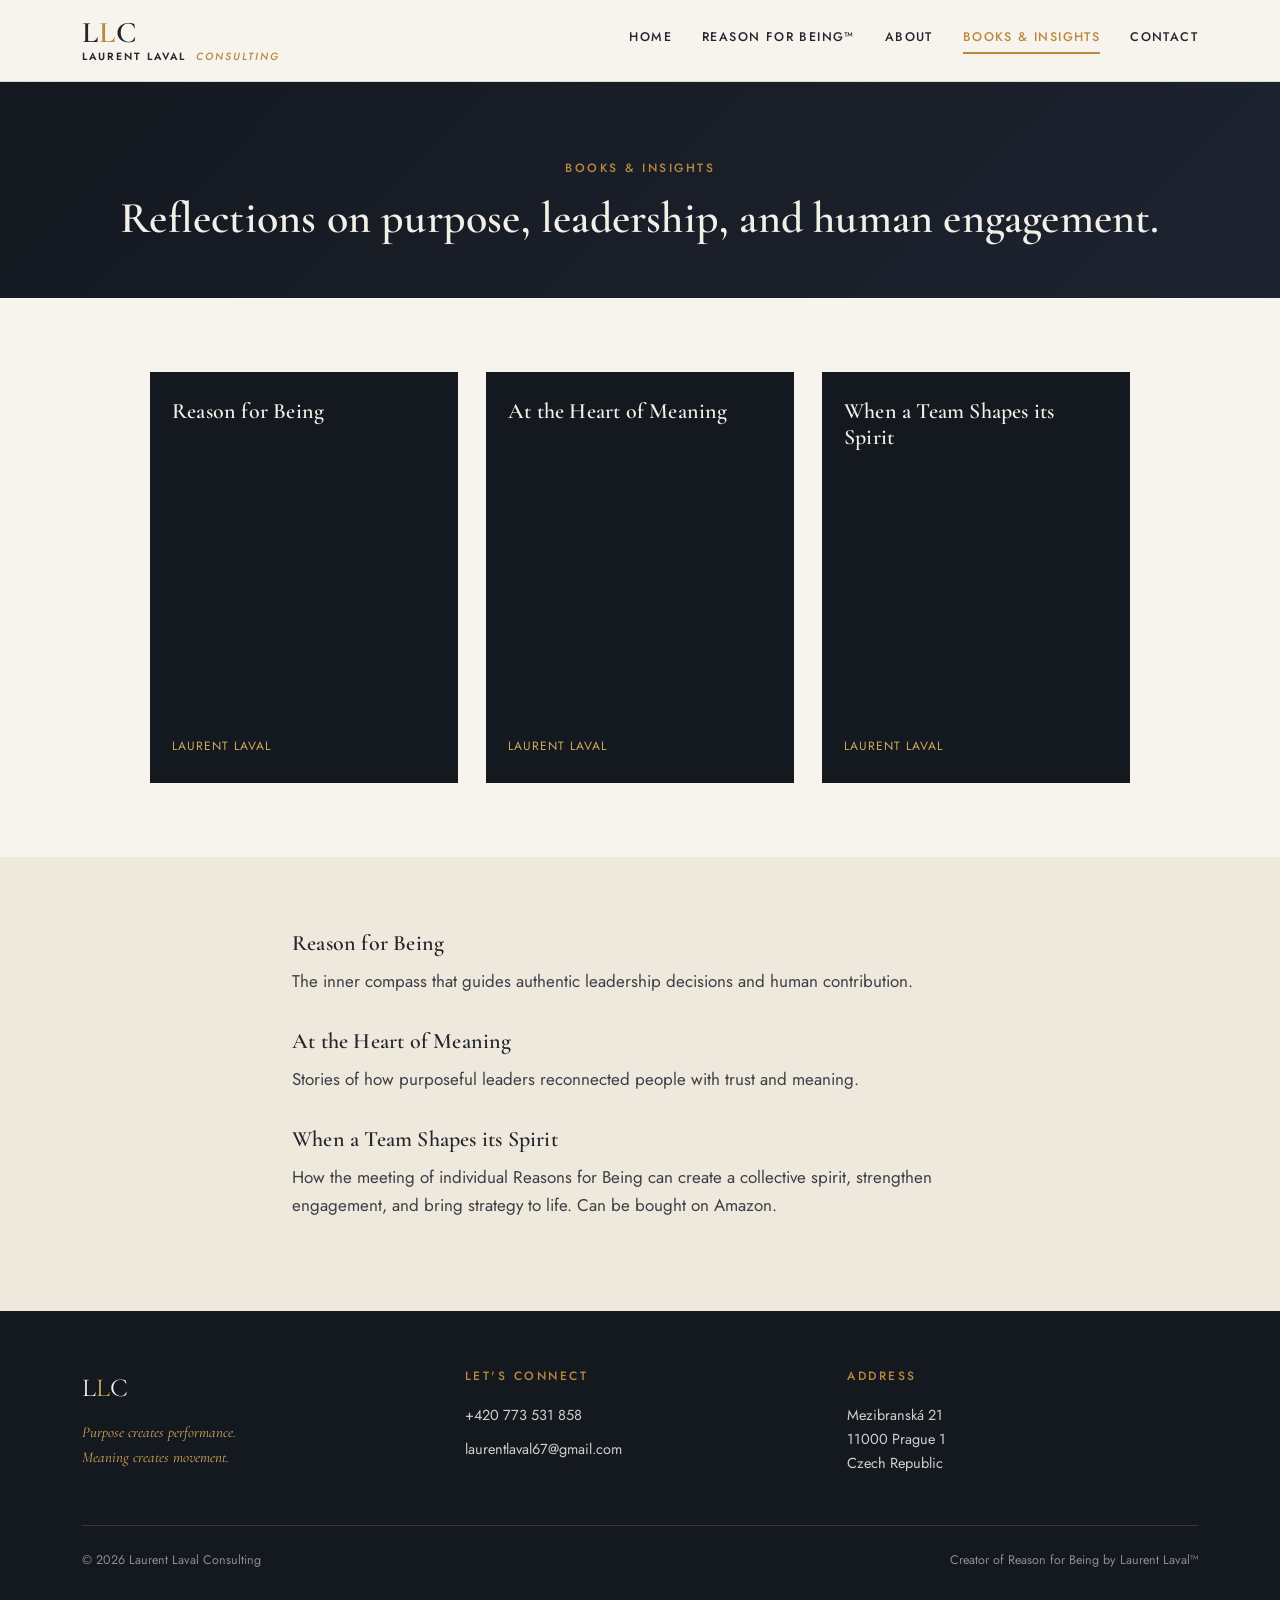
<file: files/books.html>
<!DOCTYPE html>
<html lang="en">
<head>
<meta charset="UTF-8">
<meta name="viewport" content="width=device-width, initial-scale=1.0">
<title>Books &amp; Insights — Laurent Laval</title>
<meta name="description" content="Reflections on purpose, leadership, and human engagement — books by Laurent Laval.">
<link rel="preconnect" href="https://fonts.googleapis.com">
<link href="https://fonts.googleapis.com/css2?family=Cormorant+Garamond:wght@500;600;700&family=Jost:wght@400;500;600&display=swap" rel="stylesheet">
<link rel="stylesheet" href="style.css">
</head>
<body>

<header>
  <div class="header-inner">
    <a href="index.html" class="logo">
      <span class="mark">L<span>L</span>C</span>
      <span class="sub"><b>Laurent Laval</b> &nbsp;<i>Consulting</i></span>
    </a>
    <nav>
      <a href="index.html">Home</a>
      <a href="reason-for-being.html">Reason for Being™</a>
      <a href="about.html">About</a>
      <a href="books.html" class="active">Books &amp; Insights</a>
      <a href="contact.html">Contact</a>
    </nav>
  </div>
</header>

<div class="page-hero">
  <div class="wrap">
    <span class="eyebrow">Books &amp; Insights</span>
    <h1 style="margin-top:14px;">Reflections on purpose, leadership, and human engagement.</h1>
  </div>
</div>

<section>
  <div class="wrap">
    <div class="books-grid" style="max-width:980px; margin:0 auto;">
      <div class="book-cover">
        <div>
          <h3>Reason for Being</h3>
        </div>
        <div class="author">Laurent Laval</div>
      </div>
      <div class="book-cover">
        <div>
          <h3>At the Heart of Meaning</h3>
        </div>
        <div class="author">Laurent Laval</div>
      </div>
      <div class="book-cover">
        <div>
          <h3>When a Team Shapes its Spirit</h3>
        </div>
        <div class="author">Laurent Laval</div>
      </div>
    </div>
  </div>
</section>

<section class="section-cream-deep">
  <div class="content">
    <h3 style="margin-top:0;">Reason for Being</h3>
    <p>The inner compass that guides authentic leadership decisions and human contribution.</p>

    <h3>At the Heart of Meaning</h3>
    <p>Stories of how purposeful leaders reconnected people with trust and meaning.</p>

    <h3>When a Team Shapes its Spirit</h3>
    <p>How the meeting of individual Reasons for Being can create a collective spirit, strengthen engagement, and bring strategy to life. Can be bought on Amazon.</p>
  </div>
</section>

<footer>
  <div class="wrap">
    <div class="footer-grid">
      <div class="footer-logo">
        <span class="mark">L<span>L</span>C</span>
        <div class="footer-tag">Purpose creates performance.<br>Meaning creates movement.</div>
      </div>
      <div>
        <span class="eyebrow">Let's Connect</span>
        <p>+420 773 531 858</p>
        <p>laurentlaval67@gmail.com</p>
      </div>
      <div>
        <span class="eyebrow">Address</span>
        <p>Mezibranská 21<br>11000 Prague 1<br>Czech Republic</p>
      </div>
    </div>
    <div class="footer-bottom">
      <span>© 2026 Laurent Laval Consulting</span>
      <span>Creator of Reason for Being by Laurent Laval™</span>
    </div>
  </div>
</footer>

</body>
</html>
</file>
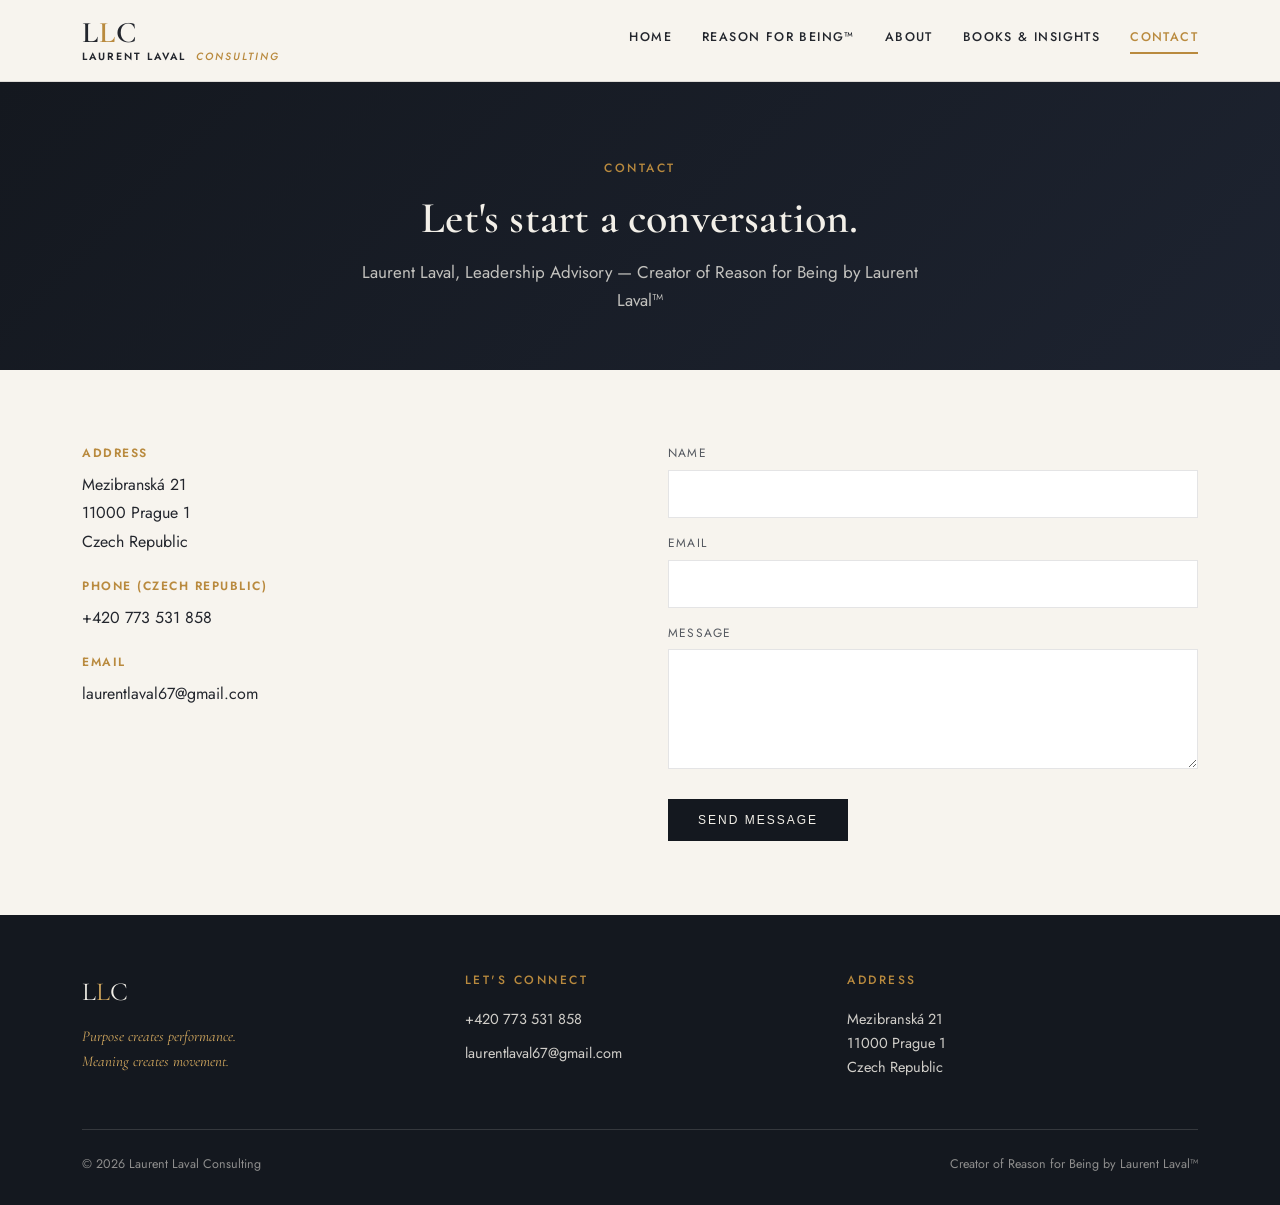
<file: files/contact.html>
<!DOCTYPE html>
<html lang="en">
<head>
<meta charset="UTF-8">
<meta name="viewport" content="width=device-width, initial-scale=1.0">
<title>Contact — Laurent Laval</title>
<meta name="description" content="Get in touch with Laurent Laval, Leadership Advisory, Prague, Czech Republic.">
<link rel="preconnect" href="https://fonts.googleapis.com">
<link href="https://fonts.googleapis.com/css2?family=Cormorant+Garamond:wght@500;600;700&family=Jost:wght@400;500;600&display=swap" rel="stylesheet">
<link rel="stylesheet" href="style.css">
</head>
<body>

<header>
  <div class="header-inner">
    <a href="index.html" class="logo">
      <span class="mark">L<span>L</span>C</span>
      <span class="sub"><b>Laurent Laval</b> &nbsp;<i>Consulting</i></span>
    </a>
    <nav>
      <a href="index.html">Home</a>
      <a href="reason-for-being.html">Reason for Being™</a>
      <a href="about.html">About</a>
      <a href="books.html">Books &amp; Insights</a>
      <a href="contact.html" class="active">Contact</a>
    </nav>
  </div>
</header>

<div class="page-hero">
  <div class="wrap">
    <span class="eyebrow">Contact</span>
    <h1 style="margin-top:14px;">Let's start a conversation.</h1>
    <p>Laurent Laval, Leadership Advisory — Creator of Reason for Being by Laurent Laval™</p>
  </div>
</div>

<section>
  <div class="contact-grid">
    <div>
      <div class="contact-item">
        <div class="label">Address</div>
        <span>Mezibranská 21<br>11000 Prague 1<br>Czech Republic</span>
      </div>
      <div class="contact-item">
        <div class="label">Phone (Czech Republic)</div>
        <a href="tel:+420773531858">+420 773 531 858</a>
      </div>
      <div class="contact-item">
        <div class="label">Email</div>
        <a href="mailto:laurentlaval67@gmail.com">laurentlaval67@gmail.com</a>
      </div>
    </div>
    <form class="contact-form" action="mailto:laurentlaval67@gmail.com" method="post" enctype="text/plain">
      <div>
        <label for="name">Name</label>
        <input type="text" id="name" name="name" required>
      </div>
      <div>
        <label for="email">Email</label>
        <input type="email" id="email" name="email" required>
      </div>
      <div>
        <label for="message">Message</label>
        <textarea id="message" name="message" required></textarea>
      </div>
      <button type="submit">Send Message</button>
    </form>
  </div>
</section>

<footer>
  <div class="wrap">
    <div class="footer-grid">
      <div class="footer-logo">
        <span class="mark">L<span>L</span>C</span>
        <div class="footer-tag">Purpose creates performance.<br>Meaning creates movement.</div>
      </div>
      <div>
        <span class="eyebrow">Let's Connect</span>
        <p>+420 773 531 858</p>
        <p>laurentlaval67@gmail.com</p>
      </div>
      <div>
        <span class="eyebrow">Address</span>
        <p>Mezibranská 21<br>11000 Prague 1<br>Czech Republic</p>
      </div>
    </div>
    <div class="footer-bottom">
      <span>© 2026 Laurent Laval Consulting</span>
      <span>Creator of Reason for Being by Laurent Laval™</span>
    </div>
  </div>
</footer>

</body>
</html>
</file>
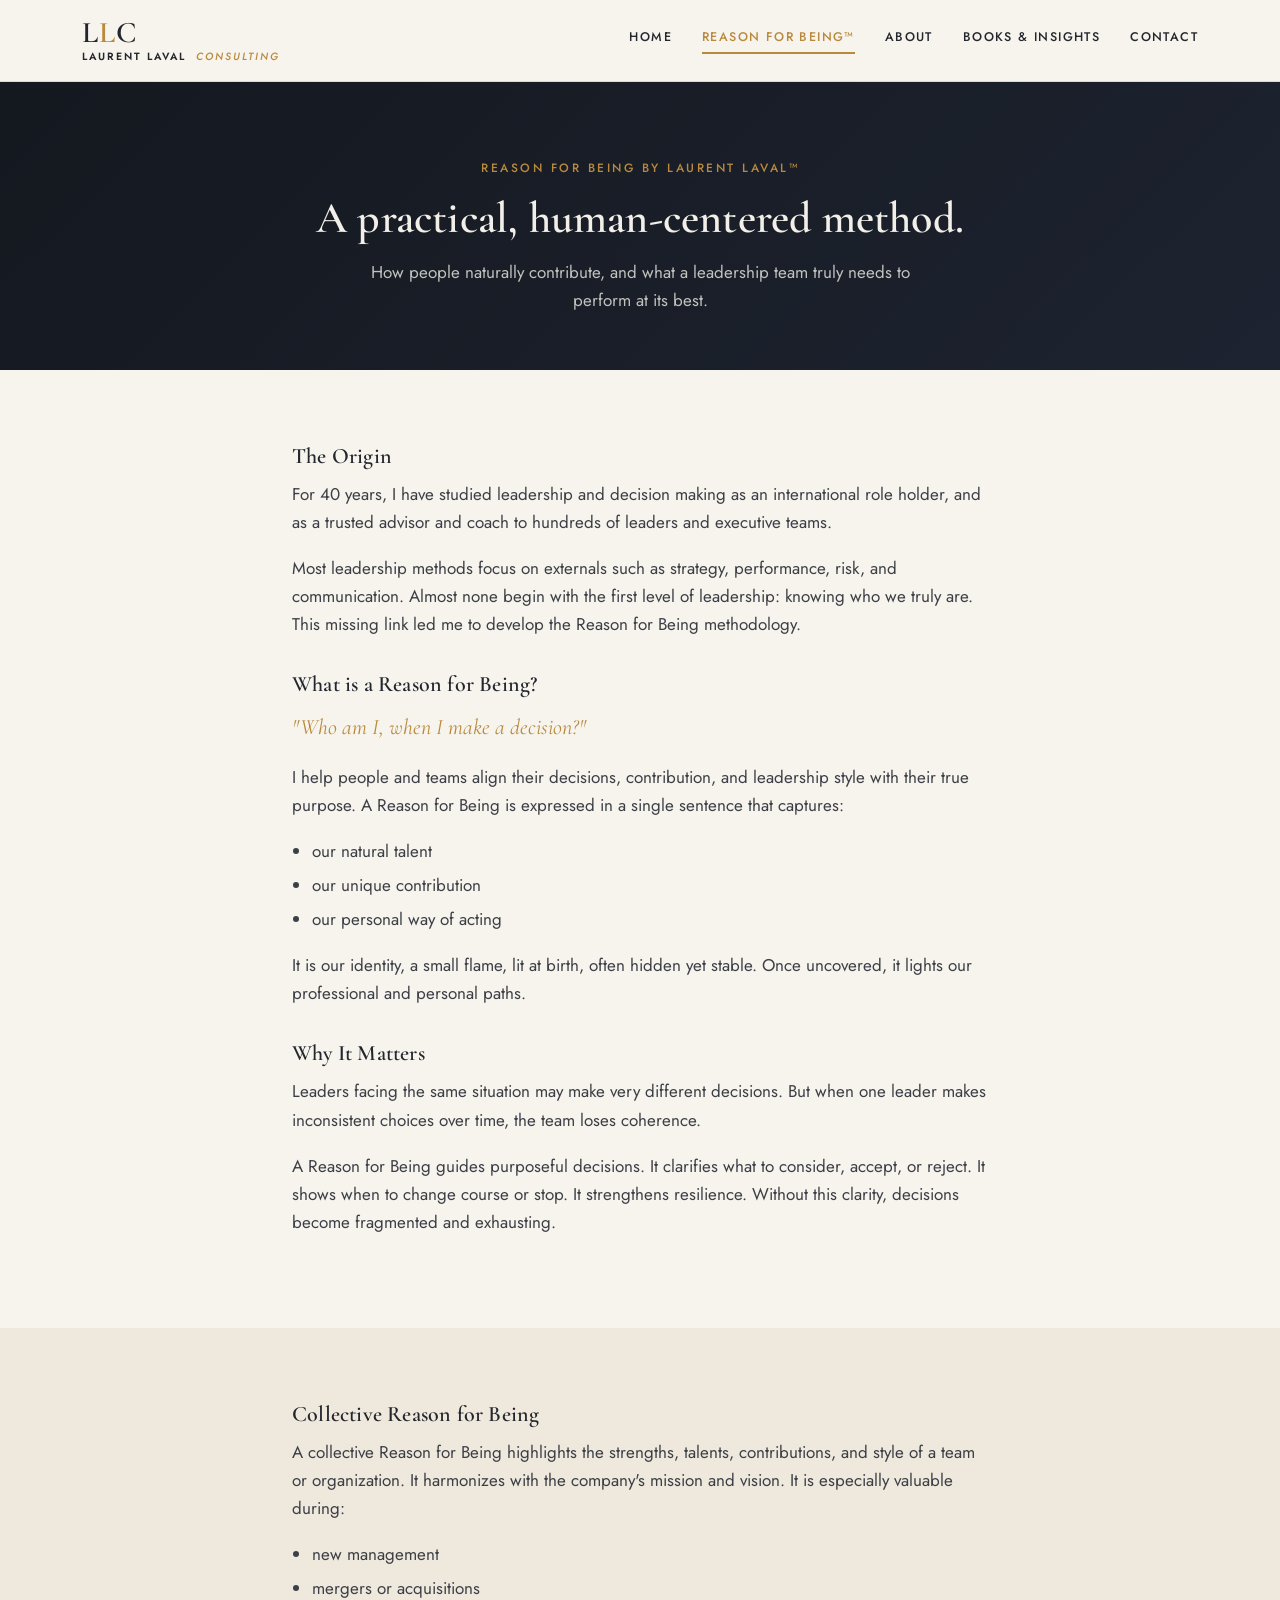
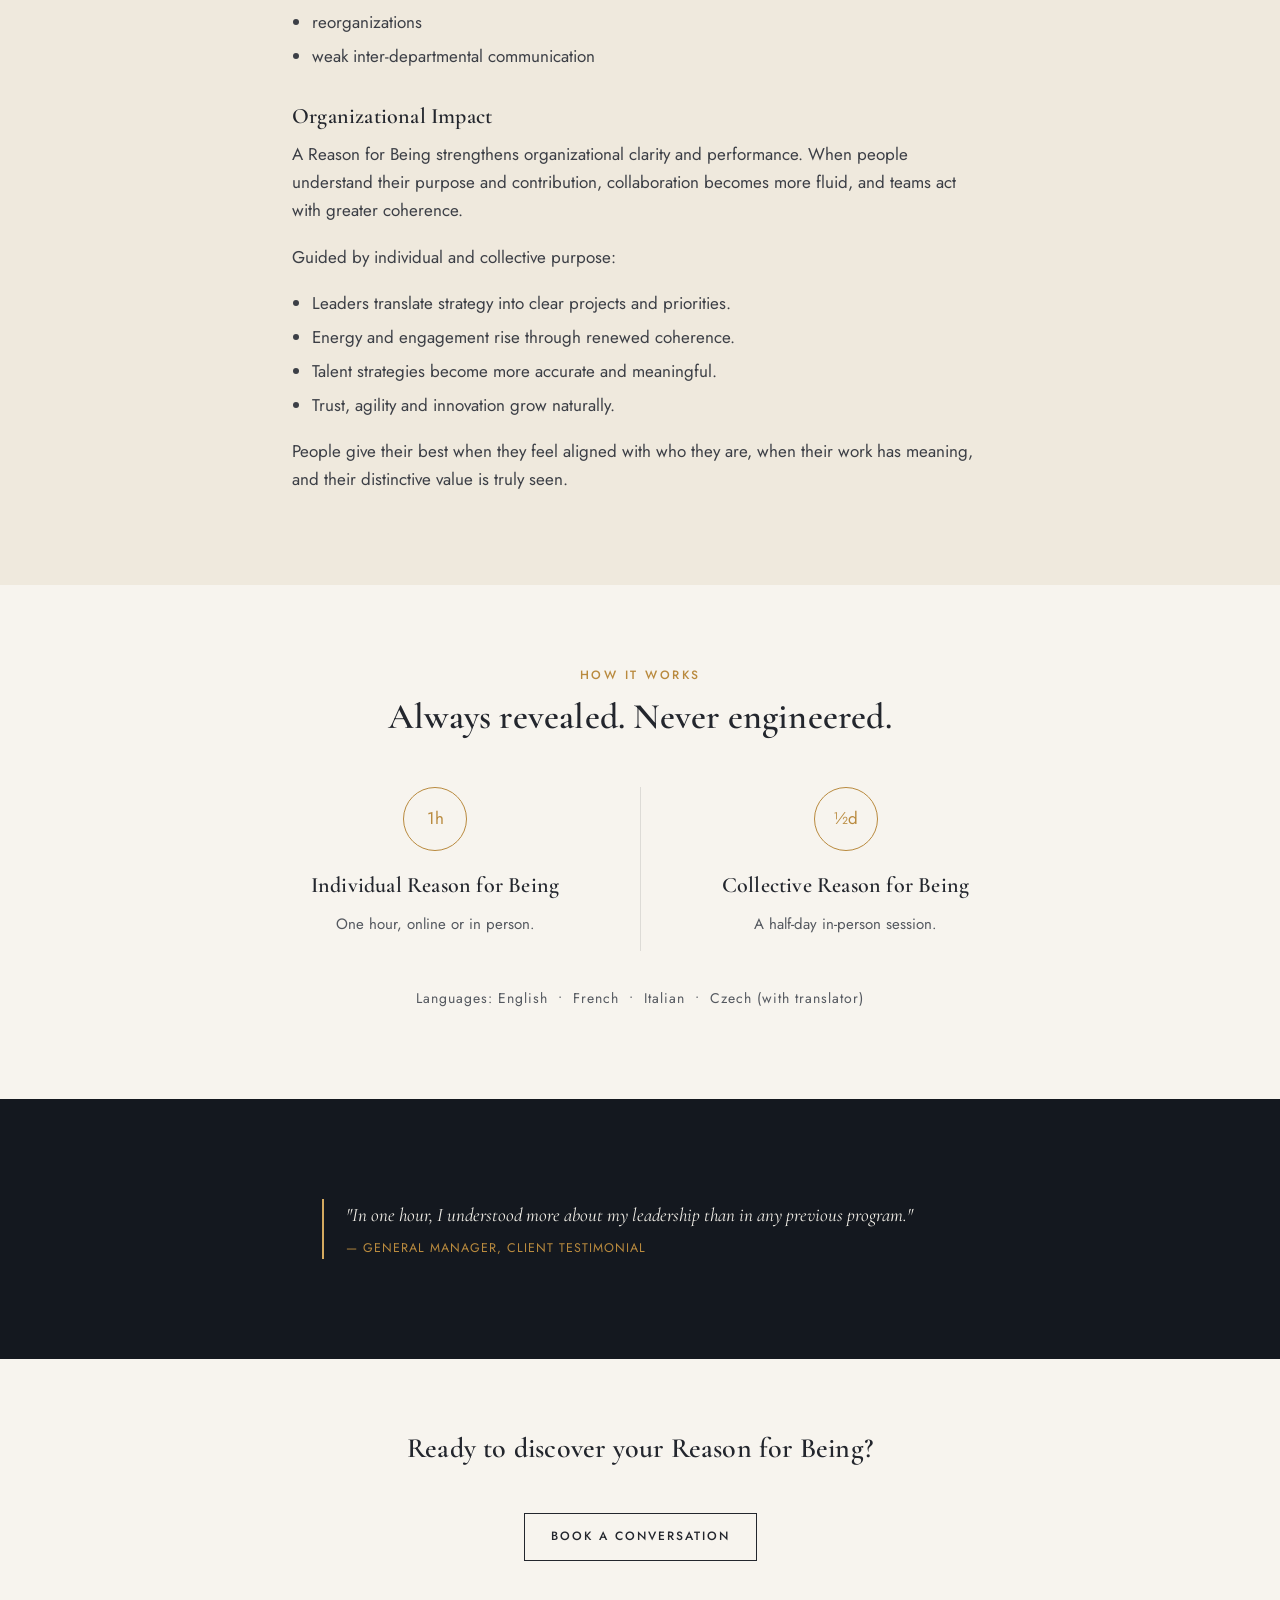
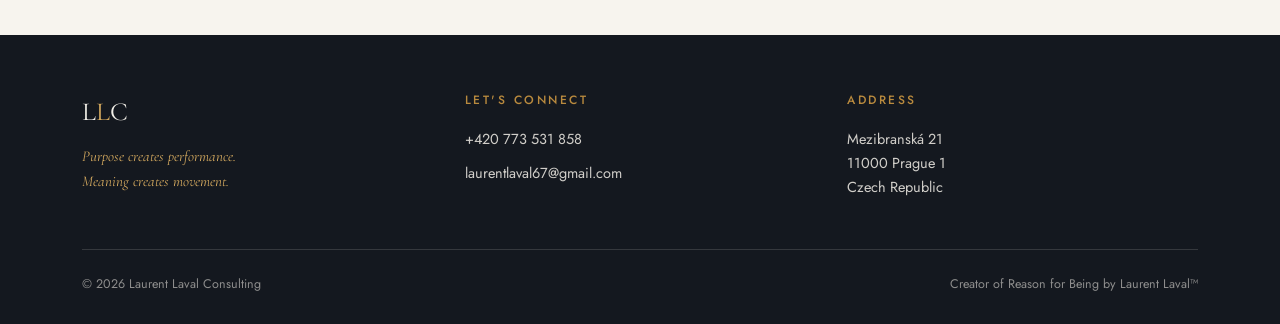
<file: files/reason-for-being.html>
<!DOCTYPE html>
<html lang="en">
<head>
<meta charset="UTF-8">
<meta name="viewport" content="width=device-width, initial-scale=1.0">
<title>Reason for Being™ — Laurent Laval</title>
<meta name="description" content="Reason for Being by Laurent Laval™ — a practical, human-centered method that reveals how people naturally contribute, and what a leadership team truly needs to perform at its best.">
<link rel="preconnect" href="https://fonts.googleapis.com">
<link href="https://fonts.googleapis.com/css2?family=Cormorant+Garamond:wght@500;600;700&family=Jost:wght@400;500;600&display=swap" rel="stylesheet">
<link rel="stylesheet" href="style.css">
</head>
<body>

<header>
  <div class="header-inner">
    <a href="index.html" class="logo">
      <span class="mark">L<span>L</span>C</span>
      <span class="sub"><b>Laurent Laval</b> &nbsp;<i>Consulting</i></span>
    </a>
    <nav>
      <a href="index.html">Home</a>
      <a href="reason-for-being.html" class="active">Reason for Being™</a>
      <a href="about.html">About</a>
      <a href="books.html">Books &amp; Insights</a>
      <a href="contact.html">Contact</a>
    </nav>
  </div>
</header>

<div class="page-hero">
  <div class="wrap">
    <span class="eyebrow">Reason for Being by Laurent Laval™</span>
    <h1 style="margin-top:14px;">A practical, human-centered method.</h1>
    <p>How people naturally contribute, and what a leadership team truly needs to perform at its best.</p>
  </div>
</div>

<section>
  <div class="content">
    <h3 style="margin-top:0;">The Origin</h3>
    <p>For 40 years, I have studied leadership and decision making as an international role holder, and as a trusted advisor and coach to hundreds of leaders and executive teams.</p>
    <p>Most leadership methods focus on externals such as strategy, performance, risk, and communication. Almost none begin with the first level of leadership: knowing who we truly are. This missing link led me to develop the Reason for Being methodology.</p>

    <h3>What is a Reason for Being?</h3>
    <p style="font-family:var(--serif); font-size:22px; font-style:italic; color:var(--gold);">"Who am I, when I make a decision?"</p>
    <p>I help people and teams align their decisions, contribution, and leadership style with their true purpose. A Reason for Being is expressed in a single sentence that captures:</p>
    <ul>
      <li>our natural talent</li>
      <li>our unique contribution</li>
      <li>our personal way of acting</li>
    </ul>
    <p>It is our identity, a small flame, lit at birth, often hidden yet stable. Once uncovered, it lights our professional and personal paths.</p>

    <h3>Why It Matters</h3>
    <p>Leaders facing the same situation may make very different decisions. But when one leader makes inconsistent choices over time, the team loses coherence.</p>
    <p>A Reason for Being guides purposeful decisions. It clarifies what to consider, accept, or reject. It shows when to change course or stop. It strengthens resilience. Without this clarity, decisions become fragmented and exhausting.</p>
  </div>
</section>

<section class="section-cream-deep">
  <div class="content">
    <h3 style="margin-top:0;">Collective Reason for Being</h3>
    <p>A collective Reason for Being highlights the strengths, talents, contributions, and style of a team or organization. It harmonizes with the company's mission and vision. It is especially valuable during:</p>
    <ul>
      <li>new management</li>
      <li>mergers or acquisitions</li>
      <li>reorganizations</li>
      <li>weak inter-departmental communication</li>
    </ul>

    <h3>Organizational Impact</h3>
    <p>A Reason for Being strengthens organizational clarity and performance. When people understand their purpose and contribution, collaboration becomes more fluid, and teams act with greater coherence.</p>
    <p>Guided by individual and collective purpose:</p>
    <ul>
      <li>Leaders translate strategy into clear projects and priorities.</li>
      <li>Energy and engagement rise through renewed coherence.</li>
      <li>Talent strategies become more accurate and meaningful.</li>
      <li>Trust, agility and innovation grow naturally.</li>
    </ul>
    <p>People give their best when they feel aligned with who they are, when their work has meaning, and their distinctive value is truly seen.</p>
  </div>
</section>

<section>
  <div class="section-head">
    <span class="eyebrow">How It Works</span>
    <h2>Always revealed. Never engineered.</h2>
  </div>
  <div class="pillars" style="grid-template-columns:1fr 1fr; max-width:820px; margin:0 auto;">
    <div class="pillar">
      <div class="icon">1h</div>
      <h3>Individual Reason for Being</h3>
      <p>One hour, online or in person.</p>
    </div>
    <div class="pillar">
      <div class="icon">½d</div>
      <h3>Collective Reason for Being</h3>
      <p>A half-day in-person session.</p>
    </div>
  </div>
  <p style="text-align:center; margin-top:36px; font-size:14px; letter-spacing:1px; color:#54585f;">Languages: English &nbsp;•&nbsp; French &nbsp;•&nbsp; Italian &nbsp;•&nbsp; Czech (with translator)</p>
</section>

<section class="section-navy">
  <div class="content" style="max-width:700px;">
    <div class="testimonial" style="color:#f2efe8; border-left-color:var(--gold-light);">
      "In one hour, I understood more about my leadership than in any previous program."
      <span class="who">— General Manager, client testimonial</span>
    </div>
  </div>
</section>

<section style="text-align:center;">
  <h2 style="font-size:28px; margin-bottom:20px;">Ready to discover your Reason for Being?</h2>
  <a href="contact.html" class="btn dark">Book a Conversation</a>
</section>

<footer>
  <div class="wrap">
    <div class="footer-grid">
      <div class="footer-logo">
        <span class="mark">L<span>L</span>C</span>
        <div class="footer-tag">Purpose creates performance.<br>Meaning creates movement.</div>
      </div>
      <div>
        <span class="eyebrow">Let's Connect</span>
        <p>+420 773 531 858</p>
        <p>laurentlaval67@gmail.com</p>
      </div>
      <div>
        <span class="eyebrow">Address</span>
        <p>Mezibranská 21<br>11000 Prague 1<br>Czech Republic</p>
      </div>
    </div>
    <div class="footer-bottom">
      <span>© 2026 Laurent Laval Consulting</span>
      <span>Creator of Reason for Being by Laurent Laval™</span>
    </div>
  </div>
</footer>

</body>
</html>
</file>
<file: files/style.css>
/* Laurent Laval Consulting — shared stylesheet */

:root{
  --navy: #14181f;
  --navy-soft: #1d2330;
  --cream: #f7f4ee;
  --cream-deep: #efe9dd;
  --ink: #23262d;
  --gold: #b98a3e;
  --gold-light: #d4a95f;
  --line: rgba(35,38,45,0.12);
  --serif: "Cormorant Garamond", "Times New Roman", serif;
  --sans: "Jost", "Helvetica Neue", Arial, sans-serif;
  --max: 1180px;
}

*{box-sizing:border-box;}
html{scroll-behavior:smooth;}
body{
  margin:0;
  background:var(--cream);
  color:var(--ink);
  font-family:var(--sans);
  font-size:17px;
  line-height:1.65;
  -webkit-font-smoothing:antialiased;
}

a{color:inherit; text-decoration:none;}
img{max-width:100%; display:block;}

.wrap{max-width:var(--max); margin:0 auto; padding:0 32px;}

h1,h2,h3{
  font-family:var(--serif);
  font-weight:600;
  line-height:1.1;
  margin:0;
  letter-spacing:0.2px;
}

.eyebrow{
  font-family:var(--sans);
  font-size:12px;
  letter-spacing:2.5px;
  text-transform:uppercase;
  color:var(--gold);
  font-weight:500;
}

/* ---------- Header ---------- */
header{
  background:var(--cream);
  border-bottom:1px solid var(--line);
  position:sticky;
  top:0;
  z-index:50;
}
.header-inner{
  display:flex;
  align-items:center;
  justify-content:space-between;
  padding:18px 32px;
  max-width:var(--max);
  margin:0 auto;
}
.logo{
  display:flex;
  flex-direction:column;
  line-height:1;
}
.logo .mark{
  font-family:var(--serif);
  font-size:30px;
  font-weight:600;
  letter-spacing:1px;
  color:var(--ink);
}
.logo .mark span{color:var(--gold);}
.logo .sub{
  font-family:var(--sans);
  font-size:10.5px;
  letter-spacing:2px;
  text-transform:uppercase;
  margin-top:4px;
}
.logo .sub b{font-weight:600;}
.logo .sub i{color:var(--gold); font-style:italic; font-weight:500;}

nav{display:flex; gap:30px; flex-wrap:wrap;}
nav a{
  font-size:12.5px;
  letter-spacing:1.4px;
  text-transform:uppercase;
  font-weight:500;
  color:var(--ink);
  padding-bottom:4px;
  border-bottom:2px solid transparent;
  transition:border-color .2s ease, color .2s ease;
}
nav a:hover, nav a.active{
  color:var(--gold);
  border-bottom-color:var(--gold);
}

.nav-toggle{display:none;}

/* ---------- Hero ---------- */
.hero{
  background:linear-gradient(135deg, var(--navy) 0%, var(--navy-soft) 100%);
  color:#f2efe8;
  padding:90px 0 70px;
}
.hero-inner{
  max-width:var(--max);
  margin:0 auto;
  padding:0 32px;
  display:grid;
  grid-template-columns:1.15fr 0.85fr;
  gap:48px;
  align-items:center;
}
.hero h1{
  font-size:56px;
  color:#f2efe8;
}
.hero h1 em{
  font-style:normal;
  color:var(--gold-light);
}
.hero p{
  margin-top:22px;
  font-size:17px;
  max-width:420px;
  color:rgba(242,239,232,0.82);
}
.hero .divider{
  width:56px;
  height:2px;
  background:var(--gold);
  margin:26px 0 0;
}
.btn{
  display:inline-block;
  margin-top:30px;
  padding:13px 26px;
  border:1px solid var(--gold);
  color:var(--gold-light);
  font-size:12px;
  letter-spacing:2px;
  text-transform:uppercase;
  font-weight:500;
  transition:background .2s ease, color .2s ease;
}
.btn:hover{background:var(--gold); color:var(--navy);}
.btn.dark{border-color:var(--ink); color:var(--ink);}
.btn.dark:hover{background:var(--ink); color:var(--cream);}

.hero-photo{
  position:relative;
}
.hero-photo img{
  width:100%;
  border-radius:2px;
  filter:saturate(0.92) contrast(1.02);
}
.hero-photo .frame{
  position:absolute;
  inset:14px -14px -14px 14px;
  border:1px solid var(--gold);
  z-index:-1;
}

/* Page hero (subpages) */
.page-hero{
  background:linear-gradient(135deg, var(--navy) 0%, var(--navy-soft) 100%);
  color:#f2efe8;
  padding:70px 0 56px;
  text-align:center;
}
.page-hero h1{font-size:44px; color:#f2efe8;}
.page-hero p{
  max-width:560px;
  margin:16px auto 0;
  color:rgba(242,239,232,0.78);
  font-size:17px;
}

/* ---------- Sections ---------- */
section{padding:74px 0;}
.section-cream-deep{background:var(--cream-deep);}
.section-navy{background:var(--navy); color:#f2efe8;}

.quote-block{
  text-align:center;
  max-width:760px;
  margin:0 auto;
  padding:0 32px;
}
.quote-block .mark-quote{
  font-family:var(--serif);
  font-size:52px;
  color:var(--gold);
  line-height:1;
  margin-bottom:6px;
}
.quote-block p{
  font-family:var(--serif);
  font-size:26px;
  line-height:1.5;
  font-weight:500;
}
.section-navy .quote-block p{color:#f2efe8;}

.section-head{
  text-align:center;
  max-width:640px;
  margin:0 auto 50px;
}
.section-head h2{font-size:36px; margin-top:10px;}

.pillars{
  display:grid;
  grid-template-columns:repeat(3, 1fr);
  gap:0;
}
.pillar{
  padding:0 32px;
  text-align:center;
  border-left:1px solid var(--line);
}
.pillar:first-child{border-left:none;}
.pillar .icon{
  width:64px; height:64px;
  border:1px solid var(--gold);
  border-radius:50%;
  display:flex; align-items:center; justify-content:center;
  margin:0 auto 22px;
  color:var(--gold);
}
.pillar h3{font-size:22px; margin-bottom:14px;}
.pillar p{font-size:15px; color:#54585f;}
.pillar .learn{
  display:inline-block;
  margin-top:16px;
  font-size:12px;
  letter-spacing:1.5px;
  text-transform:uppercase;
  color:var(--gold);
  font-weight:600;
}

.books-grid{
  display:grid;
  grid-template-columns:repeat(3, 1fr);
  gap:28px;
  margin-top:40px;
}
.book-cover{
  background:var(--navy);
  color:#f2efe8;
  aspect-ratio:3/4;
  display:flex;
  flex-direction:column;
  justify-content:space-between;
  padding:26px 22px;
  font-family:var(--serif);
}
.book-cover h3{font-size:22px; line-height:1.2;}
.book-cover .author{font-size:12px; letter-spacing:1px; font-family:var(--sans); text-transform:uppercase; color:var(--gold-light);}
.book-cover .tag{font-size:13px; opacity:0.75; margin-top:10px; font-family:var(--sans);}

footer{
  background:var(--navy);
  color:rgba(242,239,232,0.85);
  padding:56px 0 30px;
}
.footer-grid{
  display:grid;
  grid-template-columns:1fr 1fr 1fr;
  gap:32px;
  align-items:start;
}
.footer-grid .eyebrow{margin-bottom:16px; display:block;}
.footer-grid p{margin:0 0 10px; font-size:14.5px;}
.footer-logo .mark{font-family:var(--serif); font-size:26px; color:#f2efe8;}
.footer-logo .mark span{color:var(--gold-light);}
.footer-tag{
  font-family:var(--serif);
  font-style:italic;
  color:var(--gold-light);
  margin-top:10px;
  font-size:15px;
}
.footer-bottom{
  margin-top:40px;
  padding-top:24px;
  border-top:1px solid rgba(242,239,232,0.15);
  font-size:12.5px;
  color:rgba(242,239,232,0.55);
  display:flex;
  justify-content:space-between;
  flex-wrap:wrap;
  gap:10px;
}

/* ---------- Generic page content ---------- */
.content{
  max-width:760px;
  margin:0 auto;
  padding:0 32px;
}
.content h2{font-size:30px; margin-bottom:16px;}
.content h3{font-size:22px; margin:34px 0 12px;}
.content p{margin:0 0 18px; color:#3c3f46;}
.content ul{margin:0 0 18px; padding-left:20px; color:#3c3f46;}
.content li{margin-bottom:6px;}

.two-col{
  display:grid;
  grid-template-columns:0.9fr 1.1fr;
  gap:56px;
  align-items:start;
  max-width:var(--max);
  margin:0 auto;
  padding:0 32px;
}
.two-col img{border-radius:2px;}

.testimonial{
  border-left:2px solid var(--gold);
  padding-left:22px;
  margin:26px 0;
  font-family:var(--serif);
  font-style:italic;
  font-size:19px;
  color:#2b2e34;
}
.testimonial .who{
  display:block;
  font-family:var(--sans);
  font-style:normal;
  font-size:12.5px;
  letter-spacing:1px;
  text-transform:uppercase;
  color:var(--gold);
  margin-top:8px;
}

.contact-grid{
  display:grid;
  grid-template-columns:1fr 1fr;
  gap:56px;
  max-width:var(--max);
  margin:0 auto;
  padding:0 32px;
}
.contact-item{margin-bottom:22px;}
.contact-item .label{
  font-size:12px;
  letter-spacing:1.5px;
  text-transform:uppercase;
  color:var(--gold);
  font-weight:600;
  margin-bottom:6px;
}
.contact-item a, .contact-item span{font-size:16px;}

.contact-form{display:flex; flex-direction:column; gap:16px;}
.contact-form label{font-size:12px; letter-spacing:1.2px; text-transform:uppercase; color:#54585f; margin-bottom:6px; display:block;}
.contact-form input, .contact-form textarea{
  width:100%;
  border:1px solid var(--line);
  background:#fff;
  padding:12px 14px;
  font-family:var(--sans);
  font-size:15px;
  color:var(--ink);
}
.contact-form textarea{min-height:120px; resize:vertical;}
.contact-form button{
  align-self:flex-start;
  margin-top:6px;
  background:var(--navy);
  color:#f2efe8;
  border:none;
  padding:14px 30px;
  font-size:12px;
  letter-spacing:2px;
  text-transform:uppercase;
  cursor:pointer;
  transition:background .2s ease;
}
.contact-form button:hover{background:var(--gold); color:var(--navy);}

/* ---------- Responsive ---------- */
@media (max-width: 880px){
  .hero-inner{grid-template-columns:1fr; text-align:center;}
  .hero p{margin-left:auto; margin-right:auto;}
  .hero-photo{max-width:360px; margin:0 auto;}
  .pillars{grid-template-columns:1fr; gap:40px;}
  .pillar{border-left:none; border-top:1px solid var(--line); padding-top:36px;}
  .pillar:first-child{border-top:none; padding-top:0;}
  .books-grid{grid-template-columns:1fr 1fr;}
  .footer-grid{grid-template-columns:1fr;}
  .two-col{grid-template-columns:1fr;}
  .contact-grid{grid-template-columns:1fr; gap:36px;}
  nav{gap:16px;}
}
@media (max-width: 600px){
  .header-inner{flex-direction:column; gap:14px; align-items:flex-start;}
  .hero h1{font-size:38px;}
  .page-hero h1{font-size:32px;}
  .books-grid{grid-template-columns:1fr;}
  nav{gap:12px 18px; font-size:11px;}
  .quote-block p{font-size:20px;}
}
</file>
